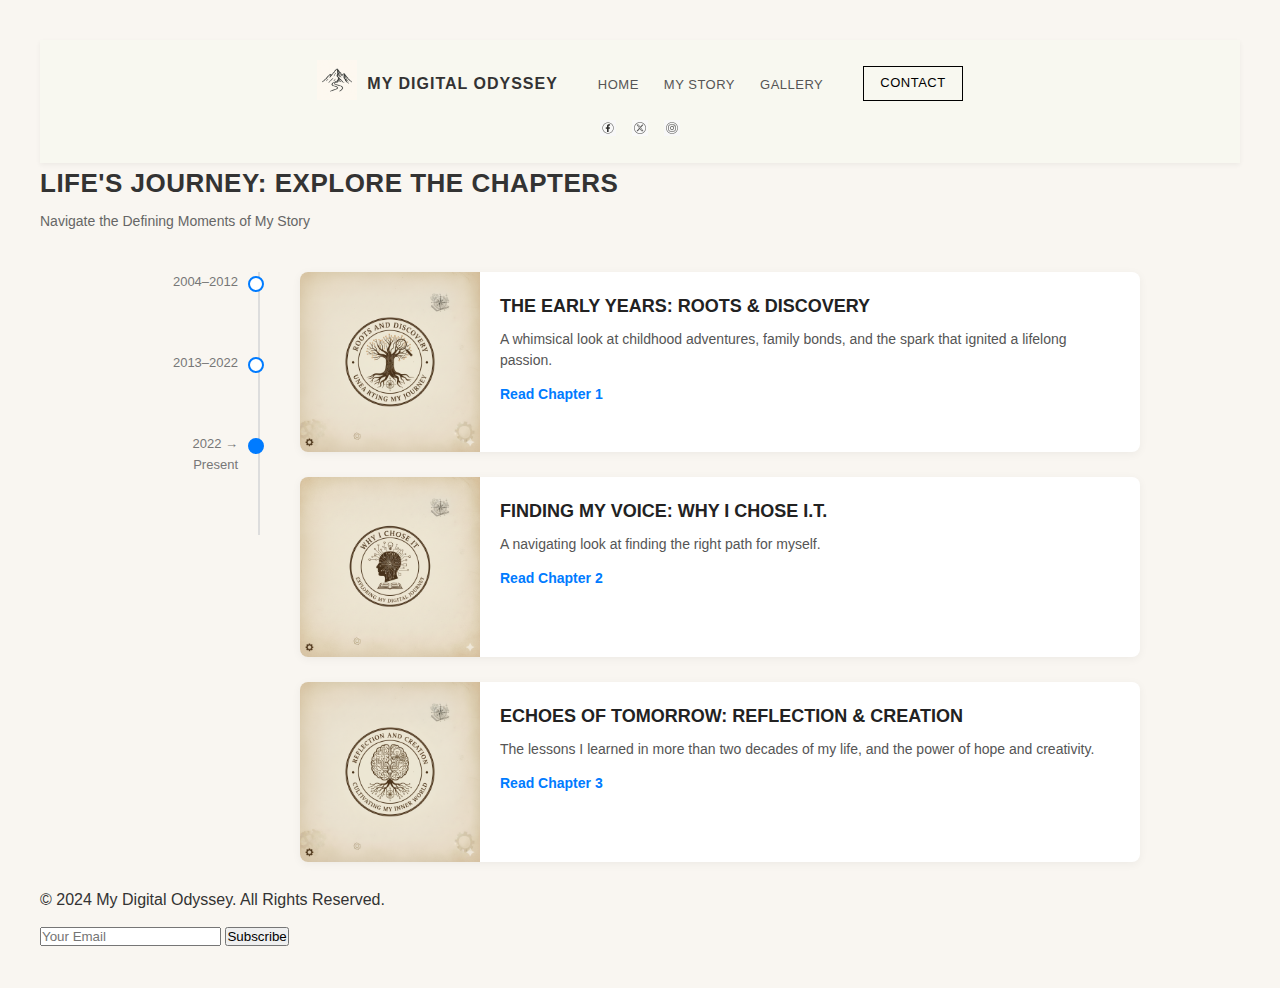
<file: about.html>
<!DOCTYPE html>
<html lang="en">
<head>
    <meta charset="UTF-8">
    <meta name="viewport" content="width=device-width, initial-scale=1.0">
    <title>My Story</title>
    <link rel="stylesheet" href="style.css">
    <link rel="shortcut icon" href="favicon.ico" type="image/x-icon">
<style>
    body {
      font-family: 'georgia', sans-serif;
      margin: 0;
      padding: 40px;
      background-color: #f9f6f1;
      color: #333;
    }

    h1 {
      font-size: 26px;
      margin-bottom: 5px;
      letter-spacing: 0.5px;
    }

    p.subtitle {
      font-size: 14px;
      color: #666;
      margin-bottom: 40px;
    }

    .timeline-container {
      display: flex;
      align-items: flex-start;
      max-width: 1000px;
      margin: 0 auto;
      position: relative;
    }

    /* Timeline line */
    .timeline {
      position: relative;
      width: 120px;
      margin-right: 40px;
      border-right: 2px solid #ddd;
    }

    .timeline-item {
      position: relative;
      padding-right: 20px;
      text-align: right;
      margin-bottom: 60px;
      color: #777;
      font-size: 13px;
    }

    .timeline-item::after {
      content: "";
      position: absolute;
      top: 4px;
      right: -6px;
      width: 12px;
      height: 12px;
      background-color: white;
      border: 2px solid #007BFF;
      border-radius: 50%;
    }

    .timeline-item:last-child::after {
      background-color: #007BFF;
    }

    /* Chapter cards */
    .chapters {
      flex: 1;
    }

    .chapter {
      background: white;
      box-shadow: 0 2px 10px rgba(0, 0, 0, 0.05);
      border-radius: 8px;
      display: flex;
      margin-bottom: 25px;
      overflow: hidden;
      transition: transform 0.2s;
    }

    .chapter:hover {
      transform: translateY(-3px);
    }

    .chapter img {
      width: 180px;
      object-fit: cover;
    }

    .chapter-content {
      padding: 20px;
      flex: 1;
    }

    .chapter h2 {
      font-size: 18px;
      margin-top: 0;
      margin-bottom: 8px;
      color: #222;
    }

    .chapter p {
      font-size: 14px;
      color: #555;
      margin-bottom: 10px;
      line-height: 1.5;
    }

    .read-btn {
      color: #007BFF;
      text-decoration: none;
      font-weight: bold;
      font-size: 14px;
    }

    .read-btn:hover {
      text-decoration: underline;
    }

    @media (max-width: 768px) {
      .timeline-container {
        flex-direction: column;
      }

      .timeline {
        display: none;
      }

      .chapter {
        flex-direction: column;
      }

      .chapter img {
        width: 100%;
      }

    footer {
      background: #333;
      color: #ccc;
      padding: 30px 20px;
      text-align: center;
      font-size: 13px;
    }

    footer .social {
      margin-top: 15px;
    }

    footer .social a {
      color: #ccc;
      text-decoration: none;
      margin: 0 8px;
      font-size: 16px;
    }

    footer input[type="email"] {
      margin-left: 10px;
      padding: 5px;
      border: none;
      border-radius: 2px;
      width: 200px;
    }

    footer button {
      padding: 5px 10px;
      border: none;
      background: #555;
      color: white;
      border-radius: 2px;
      cursor: pointer;}
      }
</style>
 <header>
  <div class="navbar">
    <div class="logo">
      <a href="index.html"><img src="images/mountain-logo.png" alt="The Journey Logo"></a>
      <span class="site-title">MY DIGITAL ODYSSEY</span>
    </div>

    <nav>
      <ul class="nav-links">
        <li><a href="index.html">HOME</a></li>
        <li><a href="about.html">MY STORY</a></li>
        <li><a href="gallery.html">GALLERY</a></li>
      </ul>
    </nav>

    <a href="contact.html" class="contact-btn">CONTACT</a>
  </div>

  <div class="social-icons">
    <a href="https://www.facebook.com/gwen.divinagracia.98"><img src="images/facebook-logo.png" alt="Facebook"></a>
    <a href="https://x.com/Flame_457"><img src="images/x-logo.png" alt="X"></a>
    <a href="https://www.instagram.com/gwen.chanha457/"><img src="images/instagram-logo.png" alt="Instagram"></a>
  </div>
 </header>
</head>
<body>

  <h1>LIFE'S JOURNEY: EXPLORE THE CHAPTERS</h1>
  <p class="subtitle">Navigate the Defining Moments of My Story</p>

  <div class="timeline-container">
    <!-- Timeline -->
    <div class="timeline">
      <div class="timeline-item">2004–2012</div>
      <div class="timeline-item">2013–2022</div>
      <div class="timeline-item">2022 →<br>Present</div>
    </div>

    <!-- Chapter Cards -->
    <div class="chapters">

      <div class="chapter">
        <img src="images/roots and discovery.png" alt="Roots and Discovery">
        <div class="chapter-content">
          <h2>THE EARLY YEARS: ROOTS & DISCOVERY</h2>
          <p>A whimsical look at childhood adventures, family bonds, and the spark that ignited a lifelong passion.</p>
          <a href="chapter1.html" class="read-btn">Read Chapter 1</a>
        </div>
      </div>

      <div class="chapter">
        <img src="images/why i chose IT.png" alt="Why I Chose IT">
        <div class="chapter-content">
          <h2>FINDING MY VOICE: WHY I CHOSE I.T.</h2>
          <p>A navigating look at finding the right path for myself.</p>
          <a href="chapter2.html" class="read-btn">Read Chapter 2</a>
        </div>
      </div>

      <div class="chapter">
        <img src="images/reflection and creation.png" alt="Reflection and Creation">
        <div class="chapter-content">
          <h2>ECHOES OF TOMORROW: REFLECTION & CREATION</h2>
          <p>The lessons I learned in more than two decades of my life, and the power of hope and creativity.</p>
          <a href="chapter3.html" class="read-btn">Read Chapter 3</a>
        </div>
      </div>

    </div>
  </div>
<footer>
    <p>© 2024 My Digital Odyssey. All Rights Reserved.</p>
    <div class="social">
      <a href="https://www.facebook.com/gwen.divinagracia.98"><i class="fab fa-facebook-f"></i></a>
      <a href="https://x.com/Flame_457"><i class="fab fa-x-twitter"></i></a>
      <a href="https://www.instagram.com/gwen.chanha457/"><i class="fab fa-instagram"></i></a>
    </div>
    <div style="margin-top:10px;">
      <input type="email" placeholder="Your Email">
      <button>Subscribe</button>
    </div>
</body>
</html>
</file>
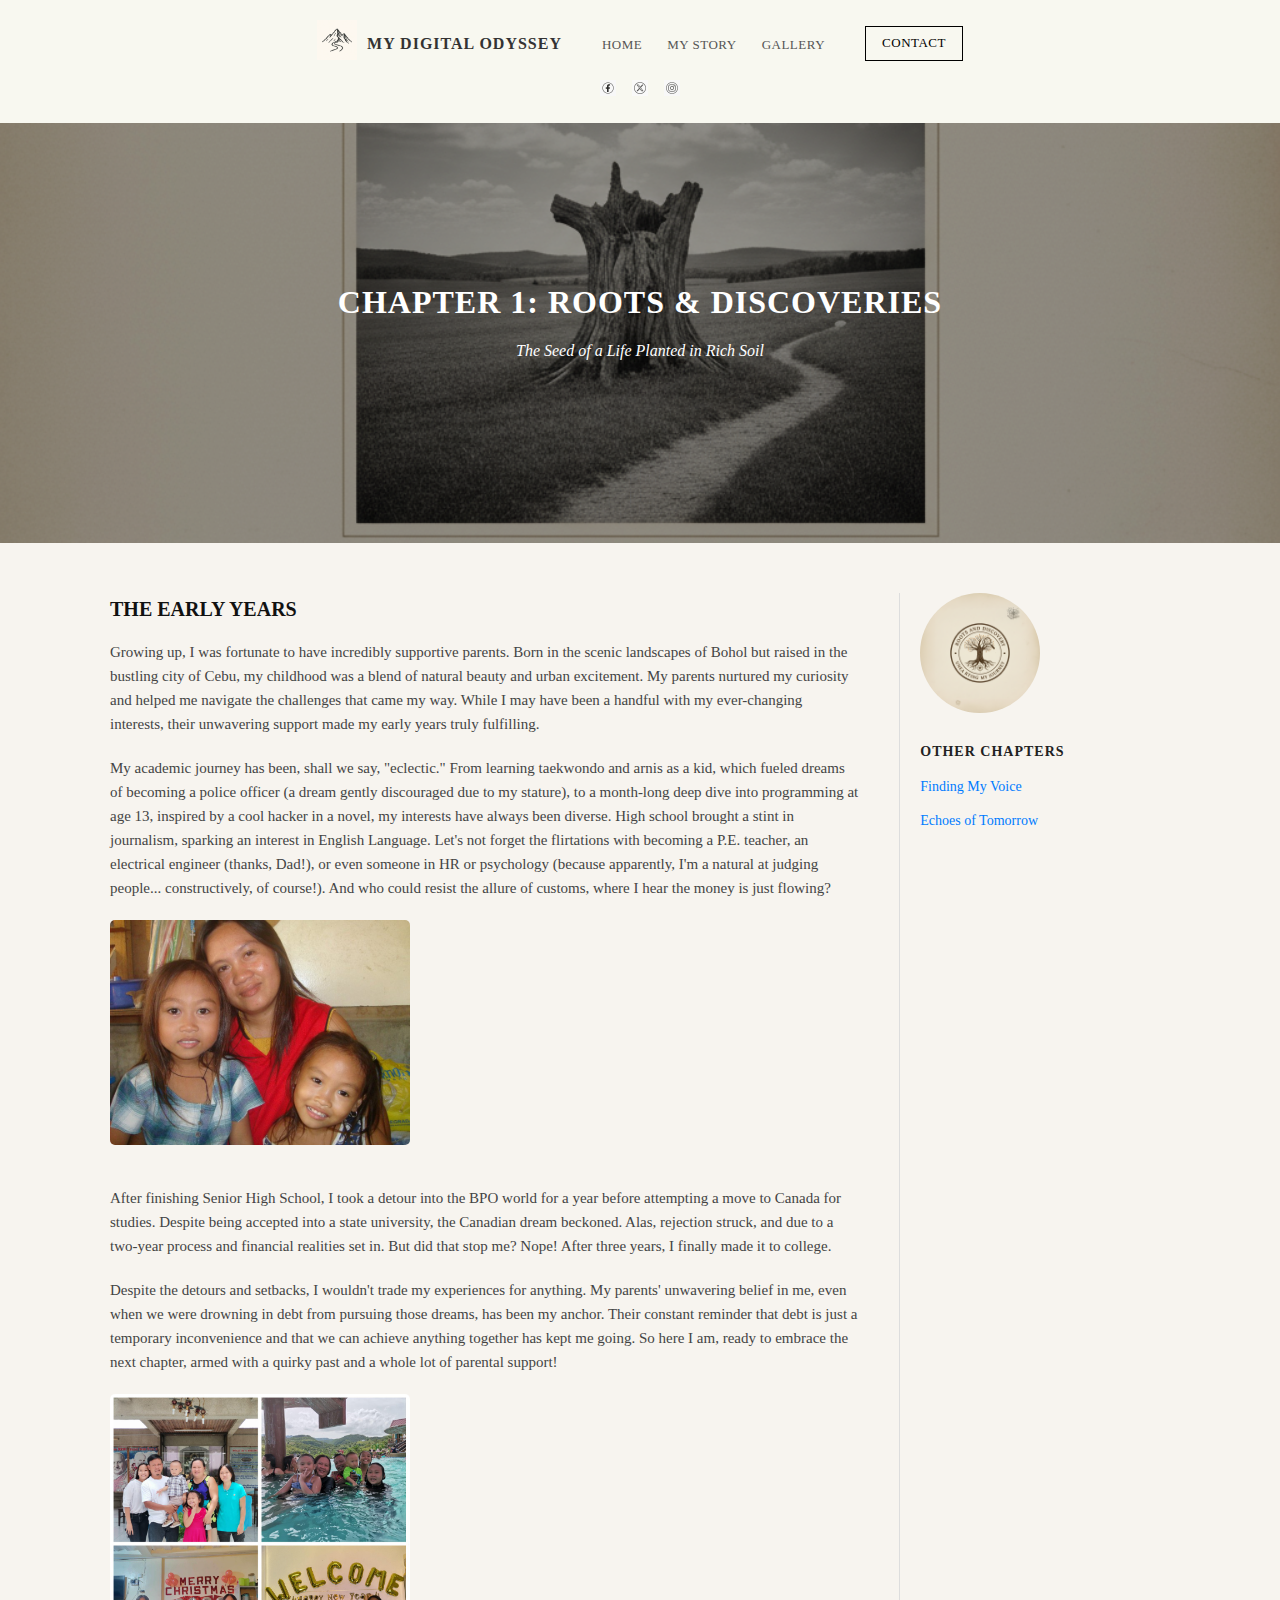
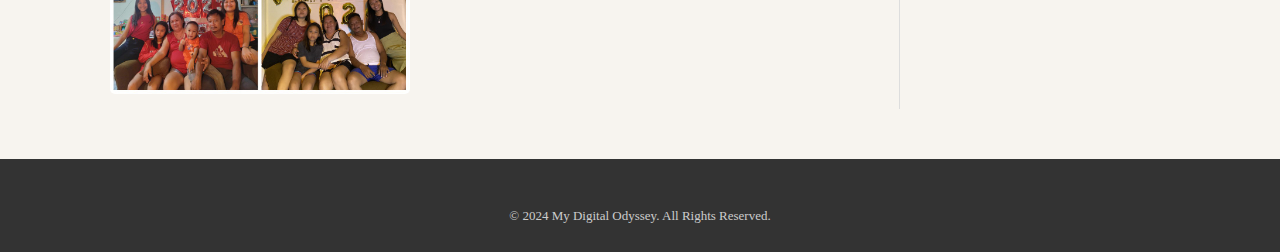
<file: chapter1.html>
<!DOCTYPE html>
<html lang="en">
<head>
    <meta charset="UTF-8">
    <meta name="viewport" content="width=device-width, initial-scale=1.0">
    <title>Chapter 1: Roots and Discoveries</title>
    <link rel="stylesheet" href="style.css">
    <link rel="shortcut icon" href="favicon.ico" type="image/x-icon">
<style>
    body {
      margin: 0;
      font-family: 'Georgia', serif;
      background-color: #f7f4ef;
      color: #333;
      line-height: 1.6;
    }

    /* Hero Section */
    .hero {
      background-image: url(images/roots\ and\ beginnings.png); /* Replace with your photo */
      background-size: cover;
      background-position: center;
      height: 420px;
      display: flex;
      flex-direction: column;
      justify-content: center;
      align-items: center;
      color: #fff;
      text-align: center;
      position: relative;
    }

    .hero::after {
      content: "";
      position: absolute;
      inset: 0;
      background: rgba(0,0,0,0.4);
    }

    .hero-content {
      position: relative;
      z-index: 1;
    }

    .hero h1 {
      font-size: 32px;
      margin-bottom: 10px;
      letter-spacing: 1px;
    }

    .hero p {
      font-style: italic;
      font-size: 16px;
      margin-bottom: 25px;
    }

    .btn {
      background: #fff;
      color: #333;
      border: 2px solid #333;
      padding: 10px 25px;
      border-radius: 30px;
      text-decoration: none;
      font-weight: bold;
      transition: all 0.3s ease;
    }

    .btn:hover {
      background: #333;
      color: #fff;
    }

    /* Content Layout */
    .content {
      display: flex;
      justify-content: space-between;
      max-width: 1100px;
      margin: 50px auto;
      gap: 40px;
      padding: 0 20px;
    }

    .story {
      flex: 3;
    }

    .story h2 {
      font-size: 20px;
      text-transform: uppercase;
      margin-bottom: 15px;
      color: #111;
    }

    .story p {
      font-size: 15px;
      margin-bottom: 20px;
      color: #444;
    }

    .story img {
      width: 100%;
      max-width: 300px;
      margin: 15px 0;
      border-radius: 5px;
      display: block;
    }

    /* Sidebar */
    .sidebar {
      flex: 1;
      border-left: 1px solid #ddd;
      padding-left: 20px;
    }

    .sidebar img {
      width: 120px;
      border-radius: 50%;
      margin-bottom: 20px;
    }

    .sidebar h3 {
      font-size: 14px;
      text-transform: uppercase;
      letter-spacing: 1px;
      margin-bottom: 10px;
      color: #222;
    }

    .sidebar ul {
      list-style: none;
      padding: 0;
      margin: 0;
    }

    .sidebar li {
      margin-bottom: 8px;
    }

    .sidebar a {
      text-decoration: none;
      color: #007BFF;
      font-size: 14px;
    }

    .sidebar a:hover {
      text-decoration: underline;
    }

    /* Footer */
    footer {
      background-color: #333;
      color: #ccc;
      padding: 25px 0;
      text-align: center;
      font-size: 13px;
    }

    .footer-content {
      display: flex;
      justify-content: center;
      align-items: center;
      flex-wrap: wrap;
      gap: 20px;
    }

    .social a {
      color: #ccc;
      margin: 0 8px;
      font-size: 14px;
      text-decoration: none;
    }

    .social a:hover {
      color: white;
    }

    .subscribe input {
      padding: 6px 10px;
      border: none;
      border-radius: 3px;
      margin-right: 5px;
      font-size: 13px;
    }

    .subscribe button {
      background-color: #555;
      color: #fff;
      border: none;
      padding: 6px 12px;
      border-radius: 3px;
      cursor: pointer;
      font-size: 13px;
    }

    .subscribe button:hover {
      background-color: #777;
    }
  </style>
</head>
<body>

  <!-- Navigation -->
   <header>
  <div class="navbar">
    <div class="logo">
       <a href="index.html"><img src="images/mountain-logo.png" alt="The Journey Logo"></a>
      <span class="site-title">MY DIGITAL ODYSSEY</span>
    </div>

    <nav>
      <ul class="nav-links">
        <li><a href="index.html">HOME</a></li>
        <li><a href="about.html">MY STORY</a></li>
        <li><a href="gallery.html">GALLERY</a></li>
      </ul>
    </nav>

    <a href="contact.html" class="contact-btn">CONTACT</a>
  </div>

  <div class="social-icons">
    <a href="https://www.facebook.com/gwen.divinagracia.98"><img src="images/facebook-logo.png" alt="Facebook"></a>
    <a href="https://x.com/Flame_457"><img src="images/x-logo.png" alt="X"></a>
    <a href="https://www.instagram.com/gwen.chanha457/"><img src="images/instagram-logo.png" alt="Instagram"></a>
  </div>
 </header>

  <!-- Hero Section -->
  <section class="hero">
    <div class="hero-content">
      <h1>CHAPTER 1: ROOTS & DISCOVERIES</h1>
      <p>The Seed of a Life Planted in Rich Soil</p>
    </div>
  </section>

  <!-- Main Content -->
  <div class="content" id="story">
    <div class="story">
      <h2>The Early Years</h2>
      <p>Growing up, I was fortunate to have incredibly supportive parents. Born in the scenic landscapes of Bohol but raised in the bustling city of Cebu, my childhood was a blend of natural beauty and urban excitement. My parents nurtured my curiosity and helped me navigate the challenges that came my way. While I may have been a handful with my ever-changing interests, their unwavering support made my early years truly fulfilling.</p>
      <p>My academic journey has been, shall we say, "eclectic." From learning taekwondo and arnis as a kid, which fueled dreams of becoming a police officer (a dream gently discouraged due to my stature), to a month-long deep dive into programming at age 13, inspired by a cool hacker in a novel, my interests have always been diverse. High school brought a stint in journalism, sparking an interest in English Language. Let's not forget the flirtations with becoming a P.E. teacher, an electrical engineer (thanks, Dad!), or even someone in HR or psychology (because apparently, I'm a natural at judging people... constructively, of course!). And who could resist the allure of customs, where I hear the money is just flowing?</p>
      <img src="images/childpic2.jpg" alt="Childhood">
      <br><p>After finishing Senior High School, I took a detour into the BPO world for a year before attempting a move to Canada for studies. Despite being accepted into a state university, the Canadian dream beckoned. Alas, rejection struck, and due to a two-year process and financial realities set in. But did that stop me? Nope! After three years, I finally made it to college.</p>
      <p>Despite the detours and setbacks, I wouldn't trade my experiences for anything. My parents' unwavering belief in me, even when we were drowning in debt from pursuing those dreams, has been my anchor. Their constant reminder that debt is just a temporary inconvenience and that we can achieve anything together has kept me going. So here I am, ready to embrace the next chapter, armed with a quirky past and a whole lot of parental support!</p>
      <img src="images/family.jpg" alt="Family Home">
    </div>

    <aside class="sidebar">
      <img src="images/roots and discovery.png" alt="Roots Emblem">
      <h3>Other Chapters</h3>
      <ul>
        <li><a href="chapter2.html">Finding My Voice</a></li>
        <li><a href="chapter3.html">Echoes of Tomorrow</a></li>
      </ul>
    </aside>
  </div>

  <!-- Footer -->
  <footer>
    <div class="footer-content">
      <div class="social">
      <a href="https://www.facebook.com/gwen.divinagracia.98"><i class="fab fa-facebook-f"></i></a>
      <a href="https://x.com/Flame_457"><i class="fab fa-x-twitter"></i></a>
      <a href="https://www.instagram.com/gwen.chanha457/"><i class="fab fa-instagram"></i></a>
    </div>
    </div>
    <p>© 2024 My Digital Odyssey. All Rights Reserved.</p>
  </footer>
</body>
</html>
</file>
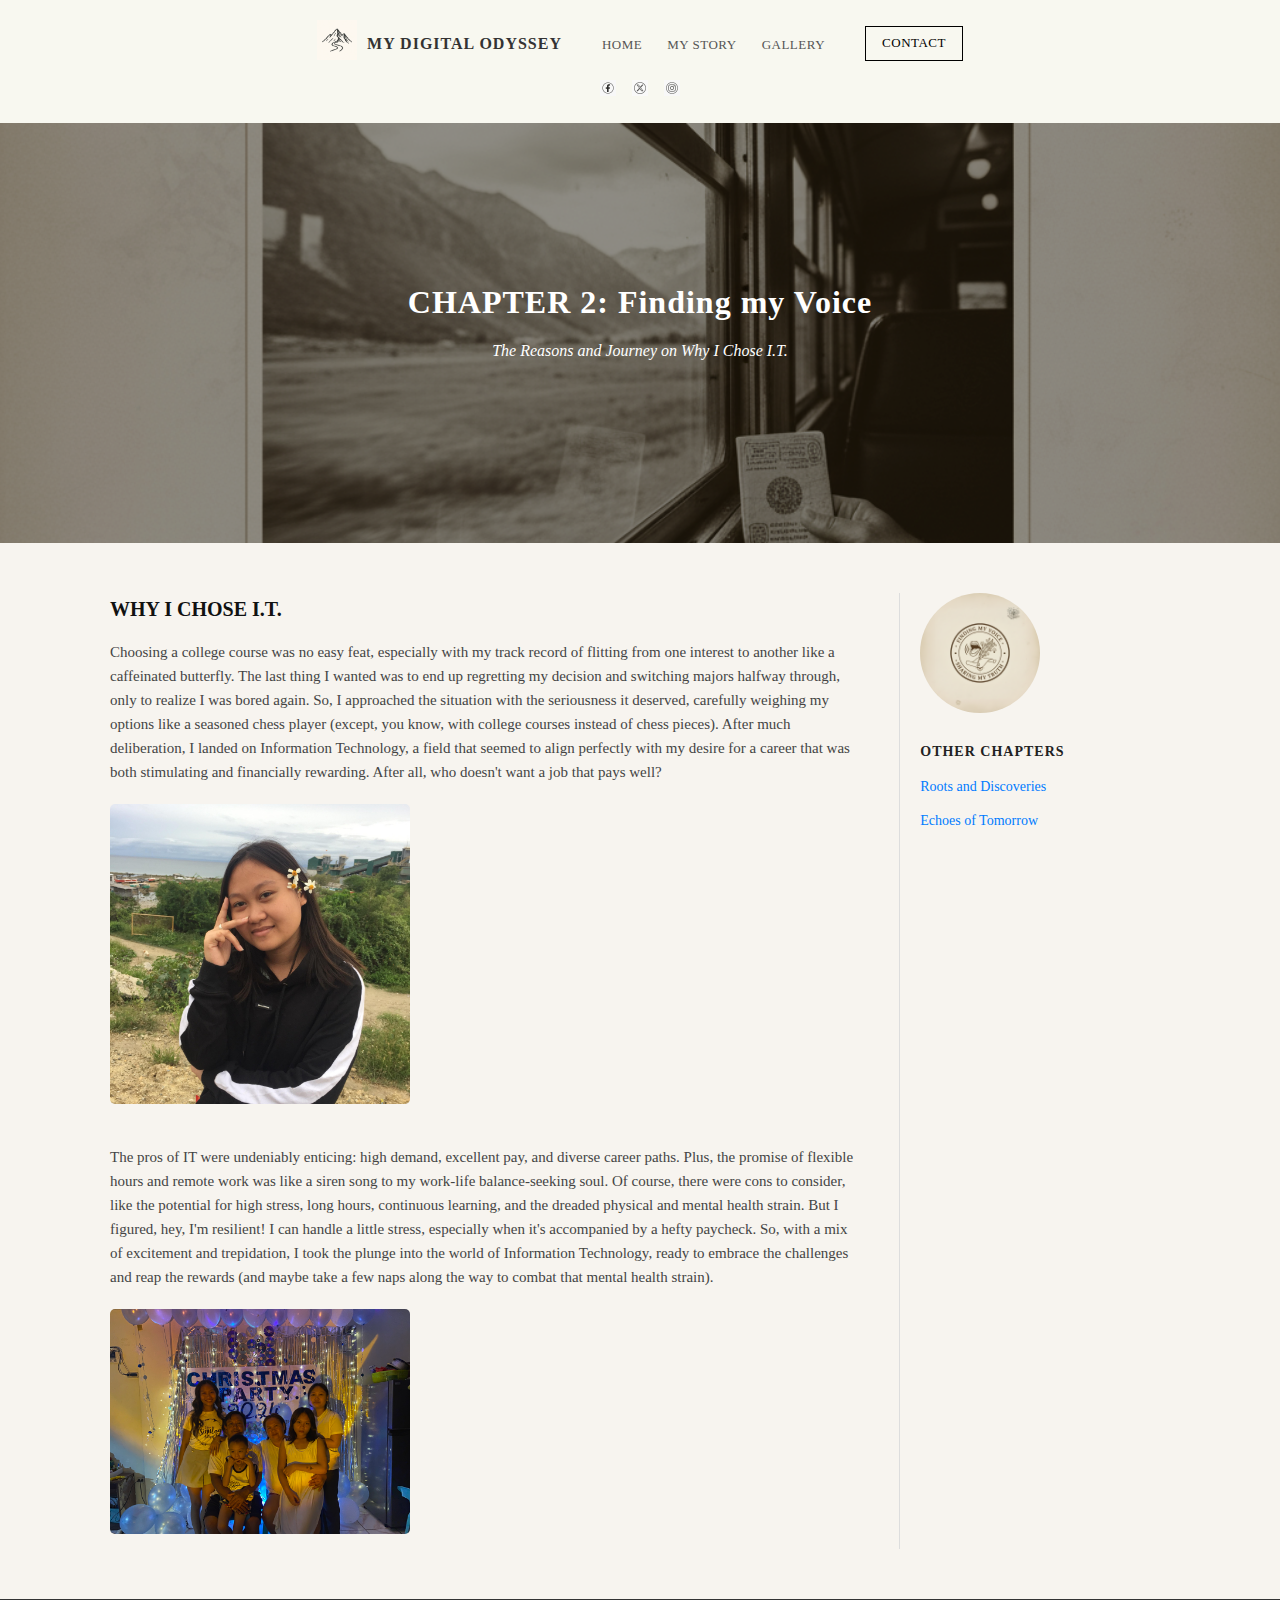
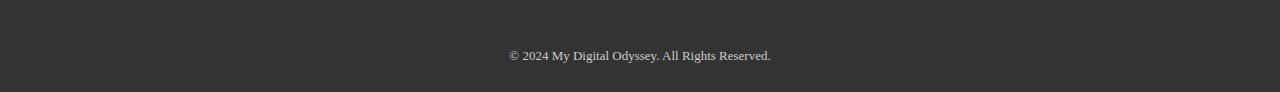
<file: chapter2.html>
<!DOCTYPE html>
<html lang="en">
<head>
    <meta charset="UTF-8">
    <meta name="viewport" content="width=device-width, initial-scale=1.0">
    <title>Chapter 2: Finding my Voice</title>
    <link rel="stylesheet" href="style.css">
    <link rel="shortcut icon" href="favicon.ico" type="image/x-icon">
<style>
    body {
      margin: 0;
      font-family: 'Georgia', serif;
      background-color: #f7f4ef;
      color: #333;
      line-height: 1.6;
    }

    /* Hero Section */
    .hero {
      background-image: url(images/across\ places.png); /* Replace with your photo */
      background-size: cover;
      background-position: center;
      height: 420px;
      display: flex;
      flex-direction: column;
      justify-content: center;
      align-items: center;
      color: #fff;
      text-align: center;
      position: relative;
    }

    .hero::after {
      content: "";
      position: absolute;
      inset: 0;
      background: rgba(0,0,0,0.4);
    }

    .hero-content {
      position: relative;
      z-index: 1;
    }

    .hero h1 {
      font-size: 32px;
      margin-bottom: 10px;
      letter-spacing: 1px;
    }

    .hero p {
      font-style: italic;
      font-size: 16px;
      margin-bottom: 25px;
    }

    .btn {
      background: #fff;
      color: #333;
      border: 2px solid #333;
      padding: 10px 25px;
      border-radius: 30px;
      text-decoration: none;
      font-weight: bold;
      transition: all 0.3s ease;
    }

    .btn:hover {
      background: #333;
      color: #fff;
    }

    /* Content Layout */
    .content {
      display: flex;
      justify-content: space-between;
      max-width: 1100px;
      margin: 50px auto;
      gap: 40px;
      padding: 0 20px;
    }

    .story {
      flex: 3;
    }

    .story h2 {
      font-size: 20px;
      text-transform: uppercase;
      margin-bottom: 15px;
      color: #111;
    }

    .story p {
      font-size: 15px;
      margin-bottom: 20px;
      color: #444;
    }

    .story img {
      width: 100%;
      max-width: 300px;
      margin: 15px 0;
      border-radius: 5px;
      display: block;
    }

    /* Sidebar */
    .sidebar {
      flex: 1;
      border-left: 1px solid #ddd;
      padding-left: 20px;
    }

    .sidebar img {
      width: 120px;
      border-radius: 50%;
      margin-bottom: 20px;
    }

    .sidebar h3 {
      font-size: 14px;
      text-transform: uppercase;
      letter-spacing: 1px;
      margin-bottom: 10px;
      color: #222;
    }

    .sidebar ul {
      list-style: none;
      padding: 0;
      margin: 0;
    }

    .sidebar li {
      margin-bottom: 8px;
    }

    .sidebar a {
      text-decoration: none;
      color: #007BFF;
      font-size: 14px;
    }

    .sidebar a:hover {
      text-decoration: underline;
    }

    /* Footer */
    footer {
      background-color: #333;
      color: #ccc;
      padding: 25px 0;
      text-align: center;
      font-size: 13px;
    }

    .footer-content {
      display: flex;
      justify-content: center;
      align-items: center;
      flex-wrap: wrap;
      gap: 20px;
    }

    .social a {
      color: #ccc;
      margin: 0 8px;
      font-size: 14px;
      text-decoration: none;
    }

    .social a:hover {
      color: white;
    }

    .subscribe input {
      padding: 6px 10px;
      border: none;
      border-radius: 3px;
      margin-right: 5px;
      font-size: 13px;
    }

    .subscribe button {
      background-color: #555;
      color: #fff;
      border: none;
      padding: 6px 12px;
      border-radius: 3px;
      cursor: pointer;
      font-size: 13px;
    }

    .subscribe button:hover {
      background-color: #777;
    }
  </style>
</head>
<body>

  <!-- Navigation -->
   <header>
  <div class="navbar">
    <div class="logo">
       <a href="index.html"><img src="images/mountain-logo.png" alt="The Journey Logo"></a>
      <span class="site-title">MY DIGITAL ODYSSEY</span>
    </div>

    <nav>
      <ul class="nav-links">
        <li><a href="index.html">HOME</a></li>
        <li><a href="about.html">MY STORY</a></li>
        <li><a href="gallery.html">GALLERY</a></li>
      </ul>
    </nav>

    <a href="contact.html" class="contact-btn">CONTACT</a>
  </div>

  <div class="social-icons">
    <a href="https://www.facebook.com/gwen.divinagracia.98"><img src="images/facebook-logo.png" alt="Facebook"></a>
    <a href="https://x.com/Flame_457"><img src="images/x-logo.png" alt="X"></a>
    <a href="https://www.instagram.com/gwen.chanha457/"><img src="images/instagram-logo.png" alt="Instagram"></a>
  </div>
 </header>

  <!-- Hero Section -->
  <section class="hero">
    <div class="hero-content">
      <h1>CHAPTER 2: Finding my Voice</h1>
      <p>The Reasons and Journey on Why I Chose I.T.</p>
    </div>
  </section>

  <!-- Main Content -->
  <div class="content" id="story">
    <div class="story">
      <h2>Why I Chose I.T.</h2>
      <p>Choosing a college course was no easy feat, especially with my track record of flitting from one interest to another like a caffeinated butterfly. The last thing I wanted was to end up regretting my decision and switching majors halfway through, only to realize I was bored again. So, I approached the situation with the seriousness it deserved, carefully weighing my options like a seasoned chess player (except, you know, with college courses instead of chess pieces). After much deliberation, I landed on Information Technology, a field that seemed to align perfectly with my desire for a career that was both stimulating and financially rewarding. After all, who doesn't want a job that pays well?</p>
      <img src="images/hahaha.jpg" alt="Childhood">
      <br><p>The pros of IT were undeniably enticing: high demand, excellent pay, and diverse career paths. Plus, the promise of flexible hours and remote work was like a siren song to my work-life balance-seeking soul. Of course, there were cons to consider, like the potential for high stress, long hours, continuous learning, and the dreaded physical and mental health strain. But I figured, hey, I'm resilient! I can handle a little stress, especially when it's accompanied by a hefty paycheck. So, with a mix of excitement and trepidation, I took the plunge into the world of Information Technology, ready to embrace the challenges and reap the rewards (and maybe take a few naps along the way to combat that mental health strain).</p>
      <img src="images/familypic.jpg" alt="Family Home">
    </div>

    <aside class="sidebar">
      <img src="images/finding my voice.png" alt="Roots Emblem">
      <h3>Other Chapters</h3>
      <ul>
        <li><a href="chapter1.html">Roots and Discoveries</a></li>
        <li><a href="chapter3.html">Echoes of Tomorrow</a></li>
      </ul>
    </aside>
  </div>

  <!-- Footer -->
  <footer>
    <div class="footer-content">
      <div class="social">
      <a href="https://www.facebook.com/gwen.divinagracia.98"><i class="fab fa-facebook-f"></i></a>
      <a href="https://x.com/Flame_457"><i class="fab fa-x-twitter"></i></a>
      <a href="https://www.instagram.com/gwen.chanha457/"><i class="fab fa-instagram"></i></a>
    </div>
    </div>
    <p>© 2024 My Digital Odyssey. All Rights Reserved.</p>
  </footer>
</body>
</html>
</file>
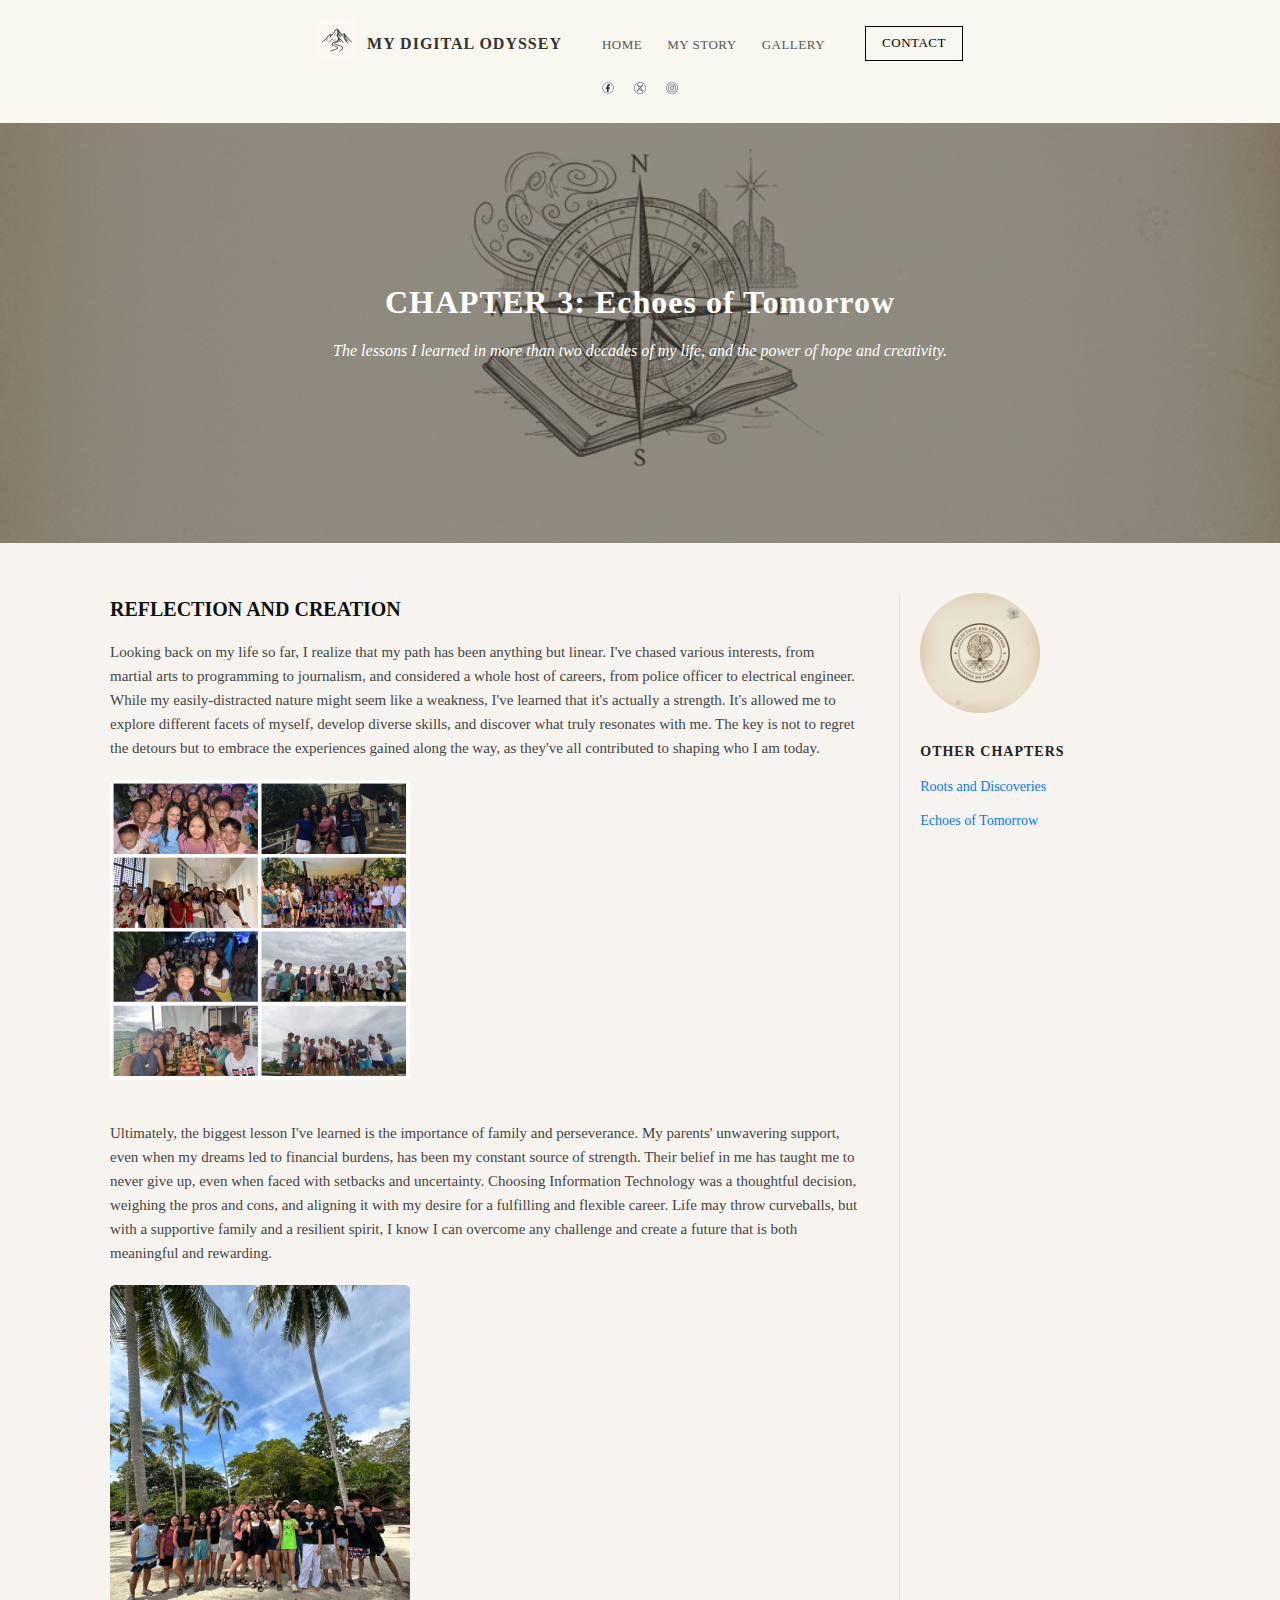
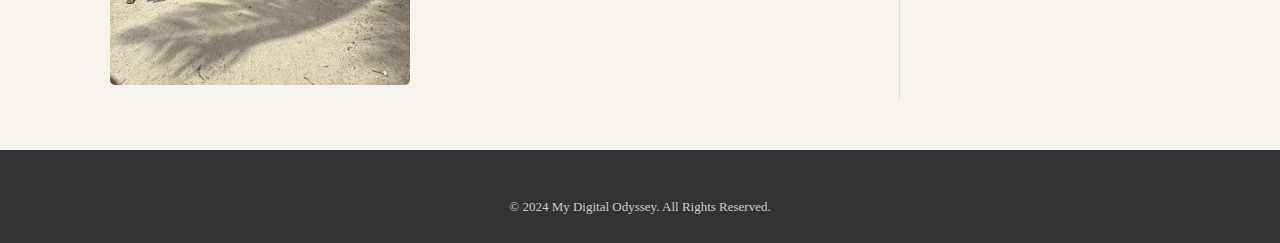
<file: chapter3.html>
<!DOCTYPE html>
<html lang="en">
<head>
    <meta charset="UTF-8">
    <meta name="viewport" content="width=device-width, initial-scale=1.0">
    <title>Chapter 3: Echoes of Tomorrow</title>
    <link rel="stylesheet" href="style.css">
    <link rel="shortcut icon" href="favicon.ico" type="image/x-icon">
<style>
    body {
      margin: 0;
      font-family: 'Georgia', serif;
      background-color: #f7f4ef;
      color: #333;
      line-height: 1.6;
    }

    /* Hero Section */
    .hero {
      background-image: url(images/echoes\ of\ tomorrow.png); /* Replace with your photo */
      background-size: cover;
      background-position: center;
      height: 420px;
      display: flex;
      flex-direction: column;
      justify-content: center;
      align-items: center;
      color: #fff;
      text-align: center;
      position: relative;
    }

    .hero::after {
      content: "";
      position: absolute;
      inset: 0;
      background: rgba(0,0,0,0.4);
    }

    .hero-content {
      position: relative;
      z-index: 1;
    }

    .hero h1 {
      font-size: 32px;
      margin-bottom: 10px;
      letter-spacing: 1px;
    }

    .hero p {
      font-style: italic;
      font-size: 16px;
      margin-bottom: 25px;
    }

    .btn {
      background: #fff;
      color: #333;
      border: 2px solid #333;
      padding: 10px 25px;
      border-radius: 30px;
      text-decoration: none;
      font-weight: bold;
      transition: all 0.3s ease;
    }

    .btn:hover {
      background: #333;
      color: #fff;
    }

    /* Content Layout */
    .content {
      display: flex;
      justify-content: space-between;
      max-width: 1100px;
      margin: 50px auto;
      gap: 40px;
      padding: 0 20px;
    }

    .story {
      flex: 3;
    }

    .story h2 {
      font-size: 20px;
      text-transform: uppercase;
      margin-bottom: 15px;
      color: #111;
    }

    .story p {
      font-size: 15px;
      margin-bottom: 20px;
      color: #444;
    }

    .story img {
      width: 100%;
      max-width: 300px;
      margin: 15px 0;
      border-radius: 5px;
      display: block;
    }

    /* Sidebar */
    .sidebar {
      flex: 1;
      border-left: 1px solid #ddd;
      padding-left: 20px;
    }

    .sidebar img {
      width: 120px;
      border-radius: 50%;
      margin-bottom: 20px;
    }

    .sidebar h3 {
      font-size: 14px;
      text-transform: uppercase;
      letter-spacing: 1px;
      margin-bottom: 10px;
      color: #222;
    }

    .sidebar ul {
      list-style: none;
      padding: 0;
      margin: 0;
    }

    .sidebar li {
      margin-bottom: 8px;
    }

    .sidebar a {
      text-decoration: none;
      color: #007BFF;
      font-size: 14px;
    }

    .sidebar a:hover {
      text-decoration: underline;
    }

    /* Footer */
    footer {
      background-color: #333;
      color: #ccc;
      padding: 25px 0;
      text-align: center;
      font-size: 13px;
    }

    .footer-content {
      display: flex;
      justify-content: center;
      align-items: center;
      flex-wrap: wrap;
      gap: 20px;
    }

    .social a {
      color: #ccc;
      margin: 0 8px;
      font-size: 14px;
      text-decoration: none;
    }

    .social a:hover {
      color: white;
    }

    .subscribe input {
      padding: 6px 10px;
      border: none;
      border-radius: 3px;
      margin-right: 5px;
      font-size: 13px;
    }

    .subscribe button {
      background-color: #555;
      color: #fff;
      border: none;
      padding: 6px 12px;
      border-radius: 3px;
      cursor: pointer;
      font-size: 13px;
    }

    .subscribe button:hover {
      background-color: #777;
    }
  </style>
</head>
<body>

  <!-- Navigation -->
   <header>
  <div class="navbar">
    <div class="logo">
       <a href="index.html"><img src="images/mountain-logo.png" alt="The Journey Logo"></a>
      <span class="site-title">MY DIGITAL ODYSSEY</span>
    </div>

    <nav>
      <ul class="nav-links">
        <li><a href="index.html">HOME</a></li>
        <li><a href="about.html">MY STORY</a></li>
        <li><a href="gallery.html">GALLERY</a></li>
      </ul>
    </nav>

    <a href="contact.html" class="contact-btn">CONTACT</a>
  </div>

  <div class="social-icons">
    <a href="https://www.facebook.com/gwen.divinagracia.98"><img src="images/facebook-logo.png" alt="Facebook"></a>
    <a href="https://x.com/Flame_457"><img src="images/x-logo.png" alt="X"></a>
    <a href="https://www.instagram.com/gwen.chanha457/"><img src="images/instagram-logo.png" alt="Instagram"></a>
  </div>
 </header>

  <!-- Hero Section -->
  <section class="hero">
    <div class="hero-content">
      <h1>CHAPTER 3: Echoes of Tomorrow</h1>
      <p>The lessons I learned in more than two decades of my life, and the power of hope and creativity.</p>
    </div>
  </section>

  <!-- Main Content -->
  <div class="content" id="story">
    <div class="story">
      <h2>Reflection and Creation</h2>
      <p>Looking back on my life so far, I realize that my path has been anything but linear. I've chased various interests, from martial arts to programming to journalism, and considered a whole host of careers, from police officer to electrical engineer. While my easily-distracted nature might seem like a weakness, I've learned that it's actually a strength. It's allowed me to explore different facets of myself, develop diverse skills, and discover what truly resonates with me. The key is not to regret the detours but to embrace the experiences gained along the way, as they've all contributed to shaping who I am today.</p>
      <img src="images/cousins2.jpg" alt="Childhood">
      <br><p>Ultimately, the biggest lesson I've learned is the importance of family and perseverance. My parents' unwavering support, even when my dreams led to financial burdens, has been my constant source of strength. Their belief in me has taught me to never give up, even when faced with setbacks and uncertainty. Choosing Information Technology was a thoughtful decision, weighing the pros and cons, and aligning it with my desire for a fulfilling and flexible career. Life may throw curveballs, but with a supportive family and a resilient spirit, I know I can overcome any challenge and create a future that is both meaningful and rewarding.</p>
      <img src="images/cousins1.jpg" alt="Family Home">
    </div>

    <aside class="sidebar">
      <img src="images/reflection and creation.png" alt="Roots Emblem">
      <h3>Other Chapters</h3>
      <ul>
        <li><a href="chapter1.html">Roots and Discoveries</a></li>
        <li><a href="chapter3.html">Echoes of Tomorrow</a></li>
      </ul>
    </aside>
  </div>

  <!-- Footer -->
  <footer>
    <div class="footer-content">
      <div class="social">
      <a href="https://www.facebook.com/gwen.divinagracia.98"><i class="fab fa-facebook-f"></i></a>
      <a href="https://x.com/Flame_457"><i class="fab fa-x-twitter"></i></a>
      <a href="https://www.instagram.com/gwen.chanha457/"><i class="fab fa-instagram"></i></a>
    </div>
    </div>
    <p>© 2024 My Digital Odyssey. All Rights Reserved.</p>
  </footer>
</body>
</html>
</file>
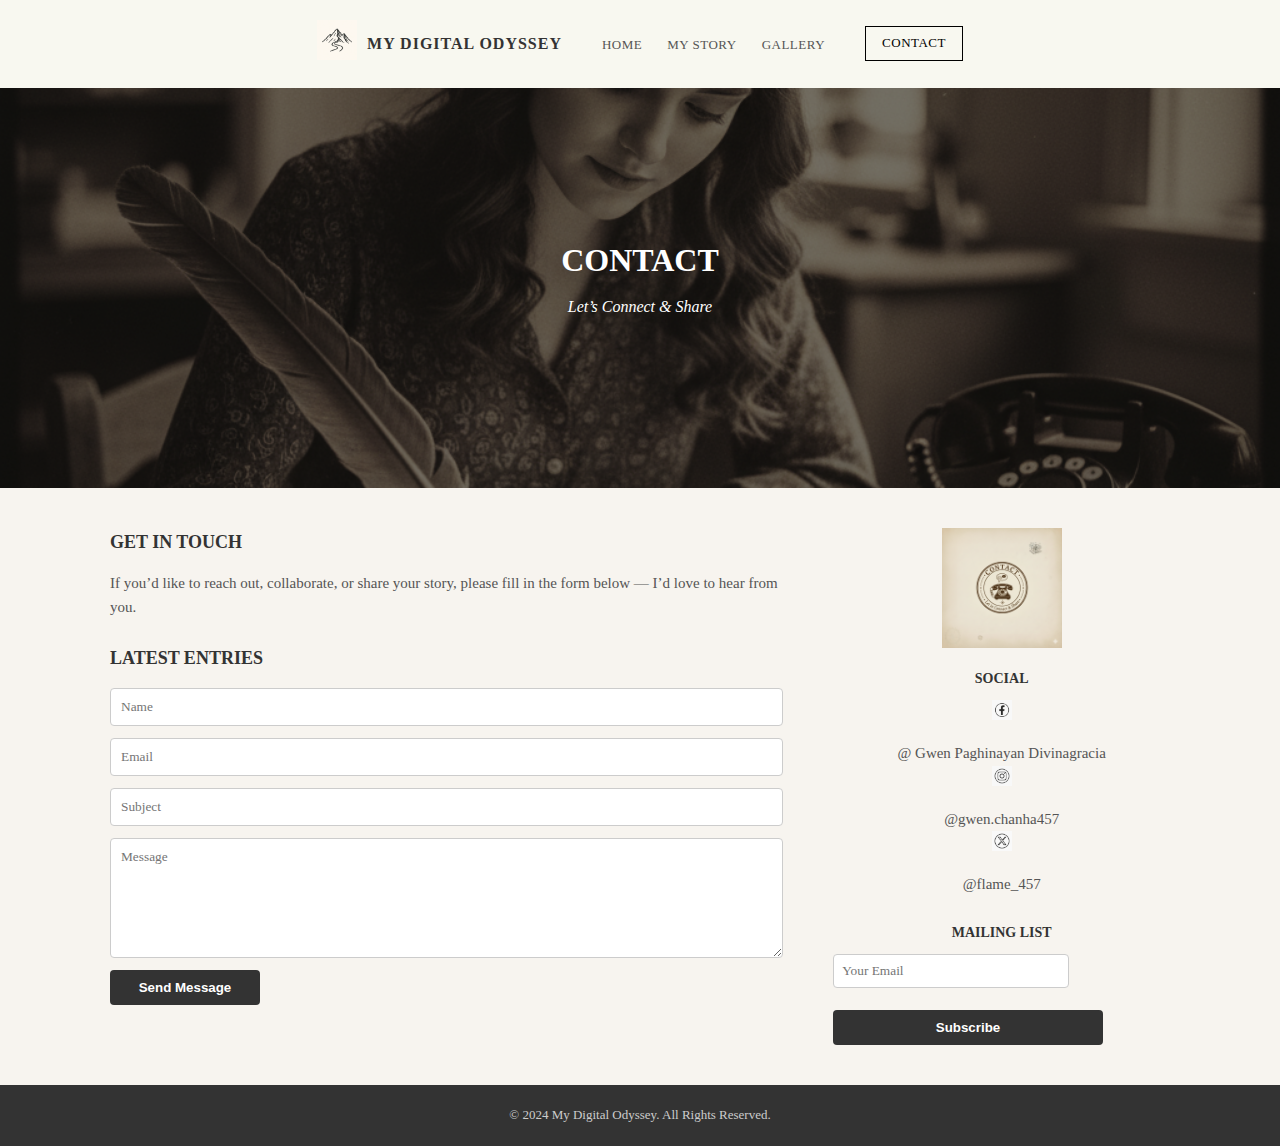
<file: contact.html>
<!DOCTYPE html>
<html lang="en">
<head>
  <meta charset="UTF-8">
  <meta name="viewport" content="width=device-width, initial-scale=1.0">
  <title>Contact - My Digital Odyssey</title>
  <link rel="stylesheet" href="style.css">
  <link rel="shortcut icon" href="favicon.ico" type="image/x-icon">
  <style>
    body {
      margin: 0;
      font-family: "Georgia", serif;
      background: #f7f4ef;
      color: #333;
    }

    /* Hero Section */
    .hero {
      background: url(images/contactss.png) center/cover no-repeat;
      height: 400px;
      display: flex;
      justify-content: center;
      align-items: center;
      text-align: center;
      position: relative;
      color: white;
    }
    .hero::after {
      content: "";
      position: absolute;
      inset: 0;
      background: rgba(0, 0, 0, 0.5);
    }
    .hero-content {
      position: relative;
      z-index: 1;
    }
    .hero h1 {
      font-size: 32px;
      margin: 0;
    }
    .hero p {
      font-style: italic;
      margin: 8px 0 20px;
    }

    /* Content Layout */
    .content {
      display: flex;
      max-width: 1100px;
      margin: 40px auto;
      padding: 0 20px;
      gap: 50px;
    }
    .contact-form {
      flex: 2;
    }
    .contact-form h2 {
      text-transform: uppercase;
      font-size: 18px;
      margin-bottom: 15px;
    }
    .contact-form p {
      color: #555;
      font-size: 15px;
      margin-bottom: 25px;
      line-height: 1.6;
    }

    /* Form */
    form {
      display: flex;
      flex-direction: column;
      gap: 12px;
    }
    input, textarea {
      width: 100%;
      padding: 10px;
      border: 1px solid #ccc;
      border-radius: 4px;
      font-family: "Georgia", serif;
    }
    textarea {
      height: 120px;
    }
    button {
      width: 150px;
      padding: 10px;
      background: #333;
      color: white;
      border: none;
      border-radius: 4px;
      cursor: pointer;
      font-weight: bold;
    }
    button:hover {
      background: #555;
    }

    /* Sidebar */
    .sidebar {
      flex: 1;
    }
    .sidebar img {
      width: 120px;
      display: block;
      margin: 0 auto 20px;
    }
    .sidebar h3 {
      text-transform: uppercase;
      font-size: 14px;
      margin-bottom: 10px;
      text-align: center;
    }
    .social {
      text-align: center;
      margin-bottom: 25px;
      margin-top: 10px;
    }
    .social a {
      display: block;
      text-decoration: none;
      color: #555;
      font-size: 15px;
      margin-bottom: 6px;
      margin: 0 6px;
      display: inline-block;
    }
    .social a:hover {
      text-decoration: none;
      color: #000
    }

    /* Mailing List */
    .mailing-list {
      text-align: center;
    }
    .mailing-list input {
      width: 70%;
      padding: 8px;
      border-radius: 4px;
      border: 1px solid #ccc;
      margin-bottom: 10px;
    }
    .mailing-list button {
      width: 80%;
    }

    /* Footer */
    footer {
      background: #333;
      color: #ccc;
      padding: 20px;
      text-align: center;
      font-size: 13px;
      margin-top: 40px;
    }

.social img {
  width: 20px;
  height: 20px;
  filter: grayscale(100%);
  transition: filter 0.3s;
}

.social img:hover {
  filter: grayscale(0%);
}

  </style>
</head>
<body>

<!-- Navigation -->
 <header>
  <div class="navbar">
    <div class="logo">
      <a href="index.html"><img src="images/mountain-logo.png" alt="The Journey Logo"></a>
      <span class="site-title">MY DIGITAL ODYSSEY</span>
    </div>

    <nav>
      <ul class="nav-links">
        <li><a href="index.html">HOME</a></li>
        <li><a href="about.html">MY STORY</a></li>
        <li><a href="gallery.html">GALLERY</a></li>
      </ul>
    </nav>

    <a href="contact.html" class="contact-btn">CONTACT</a>
  </div>

 </header>

<!-- Hero -->
<section class="hero">
  <div class="hero-content">
    <h1>CONTACT</h1>
    <p>Let’s Connect & Share</p>
  </div>
</section>

<!-- Contact Section -->
<div class="content">
  <div class="contact-form">
    <h2>Get in Touch</h2>
    <p>If you’d like to reach out, collaborate, or share your story, please fill in the form below — I’d love to hear from you.</p>

    <h2>Latest Entries</h2>
    <form action="mailto:your@email.com" method="post" enctype="text/plain">
      <input type="text" name="name" placeholder="Name" required>
      <input type="email" name="email" placeholder="Email" required>
      <input type="text" name="subject" placeholder="Subject">
      <textarea name="message" placeholder="Message"></textarea>
      <button type="submit">Send Message</button>
    </form>
  </div>

  <aside class="sidebar">
    <img src="images/contact.png" alt="Logo Emblem">
    <h3>Social</h3>
    <div class="social">
      <img src="images/facebook-logo.png" alt="Facebook.png"><a href="https://www.facebook.com/gwen.divinagracia.98"> @ Gwen Paghinayan Divinagracia</a> <br>
      <img src="images/instagram-logo.png" alt="Intagram.png"><a href="https://www.instagram.com/gwen.chanha457/">@gwen.chanha457</a> <br>
      <img src="images/x-logo.png" alt="X.png"><a href="https://x.com/Flame_457"> @flame_457</a>
    </div>

    <h3>Mailing List</h3>
    <div class="mailing-list">
      <form>
        <input type="email" placeholder="Your Email">
        <button type="submit">Subscribe</button>
      </form>
    </div>
  </aside>
</div>

<!-- Footer -->
<footer>
  <p>© 2024 My Digital Odyssey. All Rights Reserved.</p>
</footer>

</body>
</html>
</file>
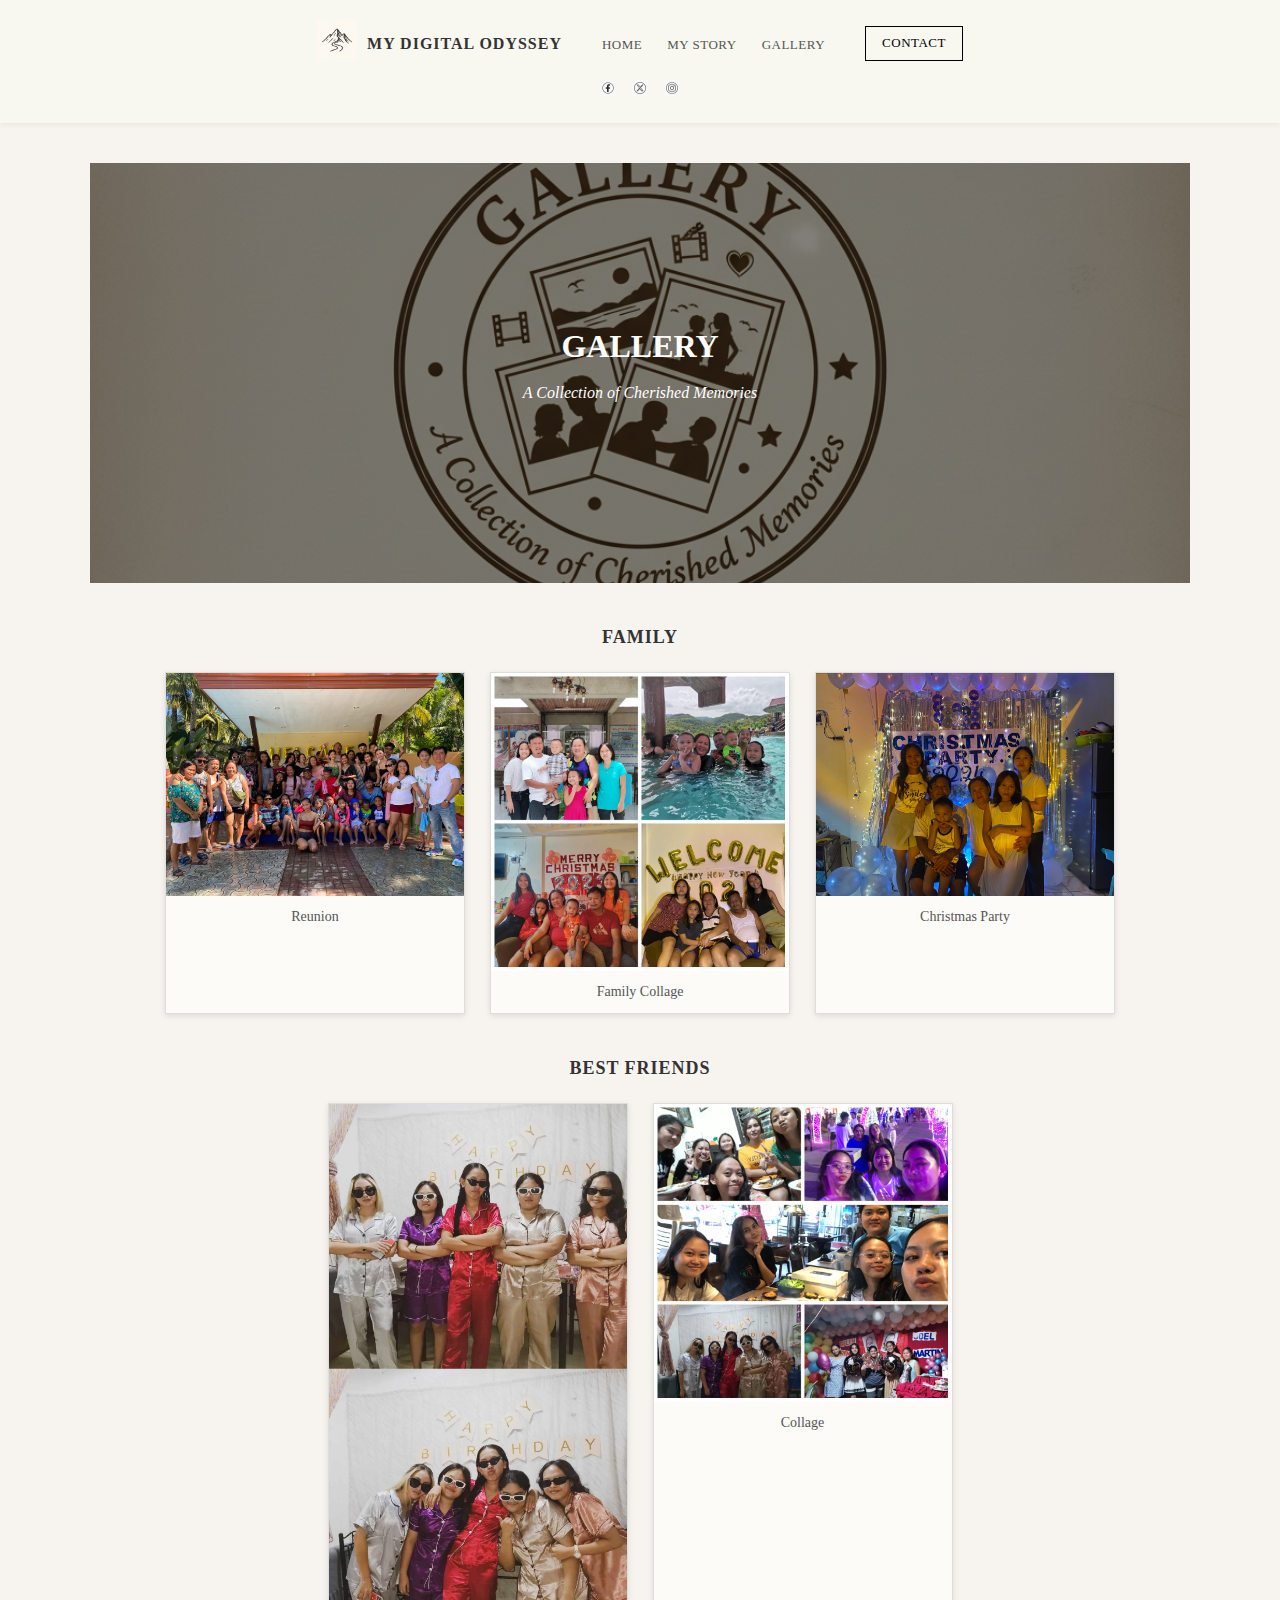
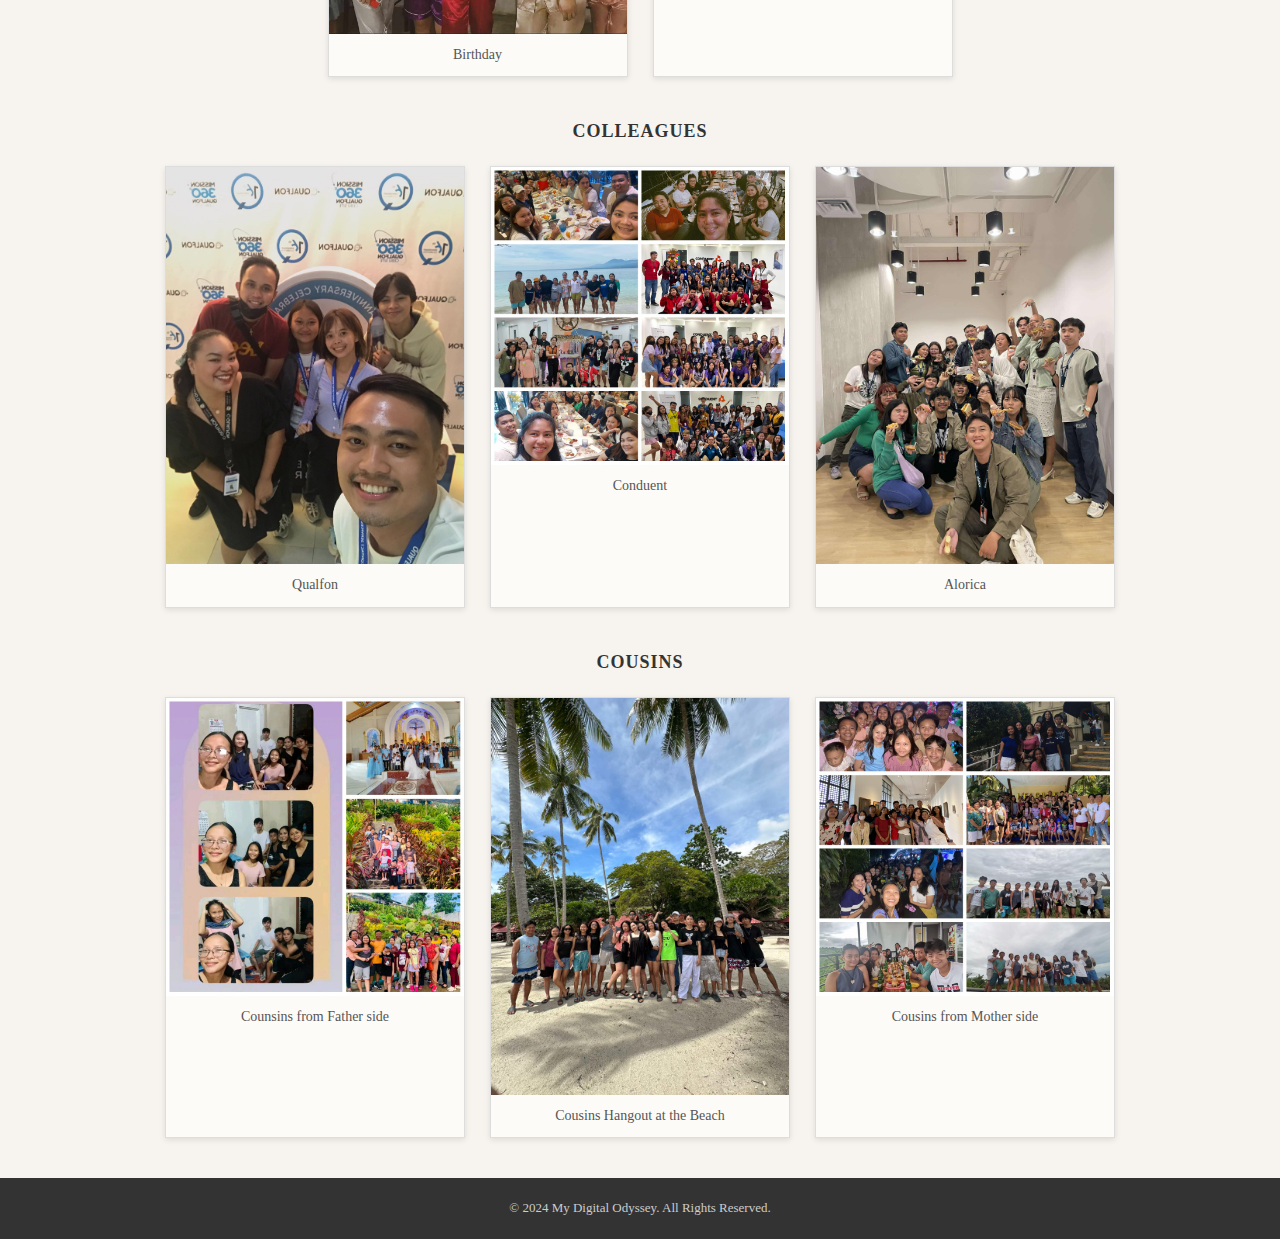
<file: gallery.html>
<!DOCTYPE html>
<html lang="en">
<head>
  <meta charset="UTF-8">
  <meta name="viewport" content="width=device-width, initial-scale=1.0">
  <title>Gallery - Cherished Memories</title>
  <link rel="stylesheet" href="style.css">
  <link rel="shortcut icon" href="favicon.ico" type="image/x-icon">
  <style>
    body {
      margin: 0;
      font-family: "Georgia", serif;
      background: #f7f4ef;
      color: #333;
    }

    /* Hero Section */
    .hero {
      background-image: url(images/gallery.png); /* Replace with your photo */
      background-size: cover;
      background-position: center;
      height: 420px;
      display: flex;
      flex-direction: column;
      justify-content: center;
      align-items: center;
      color: #fff;
      text-align: center;
      position: relative;
    }
    .hero::after {
      content: "";
      position: absolute;
      inset: 0;
      background: rgba(0, 0, 0, 0.5);
    }
    .hero-content {
      position: relative;
      z-index: 1;
    }
    .hero h1 {
      font-size: 32px;
      margin: 0;
    }
    .hero p {
      font-style: italic;
      margin: 8px 0 20px;
    }
    .btn {
      background: white;
      border: 2px solid #333;
      padding: 8px 18px;
      border-radius: 20px;
      text-decoration: none;
      font-weight: bold;
      color: #333;
    }

    /* Section Titles */
    section {
      max-width: 1100px;
      margin: 40px auto;
      padding: 0 20px;
    }
    h2 {
      text-align: center;
      text-transform: uppercase;
      font-size: 18px;
      letter-spacing: 1px;
      margin-bottom: 20px;
    }

    /* Image Grid */
    .gallery-grid {
      display: flex;
      flex-wrap: wrap;
      justify-content: center;
      gap: 25px;
    }
    .gallery-item {
      width: 300px;
      background: #fdfbf8;
      box-shadow: 0 2px 6px rgba(0,0,0,0.1);
      border: 1px solid #ddd;
      text-align: center;
      transition: transform 0.2s;
    }
    .gallery-item:hover {
      transform: translateY(-5px);
    }
    .gallery-item img {
      width: 100%;
      display: block;
    }
    .caption {
      padding: 10px;
      font-size: 14px;
      color: #555;
    }

    /* Footer */
    footer {
      background: #333;
      color: #ccc;
      padding: 20px;
      text-align: center;
      font-size: 13px;
    }
    footer .social {
      margin: 10px 0;
    }
    footer .social a {
      margin: 0 5px;
      color: #ccc;
      text-decoration: none;
      font-size: 18px;
    }
    footer input {
      padding: 6px 10px;
      border-radius: 4px;
      border: none;
      margin-right: 5px;
    }
    footer button {
      padding: 6px 12px;
      border: none;
      background: #555;
      color: white;
      border-radius: 4px;
    }
  </style>
</head>
<body>
<audio autoplay loop hidden>
        <source src="[BOL4 (볼빨간사춘기) _ Travel (여행)] Instrumental _ Red Diary P.2 Mini Album.mp3"  type="audio/mpeg">
    </audio>
<!-- Header -->
 <header>
  <div class="navbar">
    <div class="logo">
      <a href="index.html"><img src="images/mountain-logo.png" alt="The Journey Logo"></a>
      <span class="site-title">MY DIGITAL ODYSSEY</span>
    </div>

    <nav>
      <ul class="nav-links">
        <li><a href="index.html">HOME</a></li>
        <li><a href="about.html">MY STORY</a></li>
        <li><a href="gallery.html">GALLERY</a></li>
      </ul>
    </nav>

    <a href="contact.html" class="contact-btn">CONTACT</a>
  </div>

  <div class="social-icons">
    <a href="https://www.facebook.com/gwen.divinagracia.98"><img src="images/facebook-logo.png" alt="Facebook"></a>
    <a href="https://x.com/Flame_457"><img src="images/x-logo.png" alt="X"></a>
    <a href="https://www.instagram.com/gwen.chanha457/"><img src="images/instagram-logo.png" alt="Instagram"></a>
  </div>
 </header>

<!-- Hero Section -->
<section class="hero">
  <div class="hero-content">
    <h1>GALLERY</h1>
    <p>A Collection of Cherished Memories</p>
  </div>
</section>

<!-- Family Section -->
<section id="family">
  <h2>Family</h2>
  <div class="gallery-grid">
    <div class="gallery-item">
      <img src="images/reunion1.jpg" alt="Reunion">
      <div class="caption">Reunion</div>
    </div>
    <div class="gallery-item">
      <img src="images/family.jpg" alt="Collage">
      <div class="caption">Family Collage</div>
    </div>
    <div class="gallery-item">
      <img src="images/familypic.jpg" alt="Christmas Party">
      <div class="caption">Christmas Party</div>
    </div>
  </div>
</section>

<!-- Best Friends Section -->
<section id="friends">
  <h2>Best Friends</h2>
  <div class="gallery-grid">
    <div class="gallery-item">
      <img src="images/bestfriends.jpg" alt="Bestfriends">
      <div class="caption">Birthday</div>
    </div>
    <div class="gallery-item">
      <img src="images/bestfriends2.jpg" alt="Bestfriends">
      <div class="caption">Collage</div>
    </div>
  </div>
</section>

<!-- Colleagues Section -->
<section id="colleagues">
  <h2>Colleagues</h2>
  <div class="gallery-grid">
    <div class="gallery-item">
      <img src="images/colleagues.jpg" alt="Qualfon Colleagues">
      <div class="caption">Qualfon</div>
    </div>
    <div class="gallery-grid">
    <div class="gallery-item">
      <img src="images/colleagues2.jpg" alt="Conduent Colleagues">
      <div class="caption">Conduent</div>
    </div>
    <div class="gallery-grid">
    <div class="gallery-item">
      <img src="images/colleagues3.jpg" alt="Alorica Colleagues">
      <div class="caption">Alorica</div>
    </div>
  </div>
</section>

<!-- Cousins Section -->
<section id="colleagues">
  <h2>Cousins</h2>
  <div class="gallery-grid">
    <div class="gallery-item">
      <img src="images/cousins.jpg" alt="Cousins">
      <div class="caption">Counsins from Father side</div>
    </div>
    <div class="gallery-grid">
    <div class="gallery-item">
      <img src="images/cousins1.jpg" alt="Cousins">
      <div class="caption">Cousins Hangout at the Beach</div>
    </div>
    <div class="gallery-grid">
    <div class="gallery-item">
      <img src="images/cousins2.jpg" alt="Cousins">
      <div class="caption">Cousins from Mother side</div>
    </div>
  </div>
</section>

<!-- Footer -->
<footer>
  <p>© 2024 My Digital Odyssey. All Rights Reserved.</p>
</footer>

</body>
</html>
</file>
<file: style.css>
/* General Reset */
* {
  margin: 0;
  padding: 0;
  box-sizing: border-box;
}

body {
  font-family: "Helvetica Neue", Helvetica, Arial, sans-serif;
  background: #F8F8F0;
  margin: 0;
  color: #333;
  background-color: #f9f6f1;
  line-height: 1.6;
}

/* Header Styling */
header {
  text-align: center;
  padding: 20px 0;
  background: #F8F8F0;
  box-shadow: 0 2px 5px rgba(0,0,0,0.05);
  gap: 40px;
  width: 100%;
  top: 0;
  z-index: 10;
}

.navbar {
  display: flex;
  justify-content: center;
  align-items: center;
  gap: 40px;
}

.logo {
  display: flex;
  align-items: center;
  gap: 10px;
}

.logo img {
  height: 40px;
}

.site-title {
  font-weight: bold;
  letter-spacing: 1px;
  color: #333;
}

/* Navigation Links */
.nav-links {
  list-style: none;
  display: flex;
  gap: 25px;
}

.nav-links a {
  text-decoration: none;
  color: #555;
  font-size: 13px;
  letter-spacing: 0.5px;
  transition: color 0.3s;
}

.nav-links a:hover {
  color: #000;
}

/* Contact Button */
.contact-btn {
  border: 1px solid #000;
  padding: 6px 16px;
  text-decoration: none;
  color: #000;
  font-size: 13px;
  letter-spacing: 0.5px;
  transition: background 0.3s, color 0.3s;
}

.contact-btn:hover {
  background: #000;
  color: #F8F8F0;
}

/* Social Icons */
.social-icons {
  margin-top: 10px;
}

.social-icons a {
  margin: 0 6px;
  display: inline-block;
}

.social-icons img {
  width: 16px;
  height: 16px;
  filter: grayscale(100%);
  transition: filter 0.3s;
}

.social-icons img:hover {
  filter: grayscale(0%);
}
</file>
